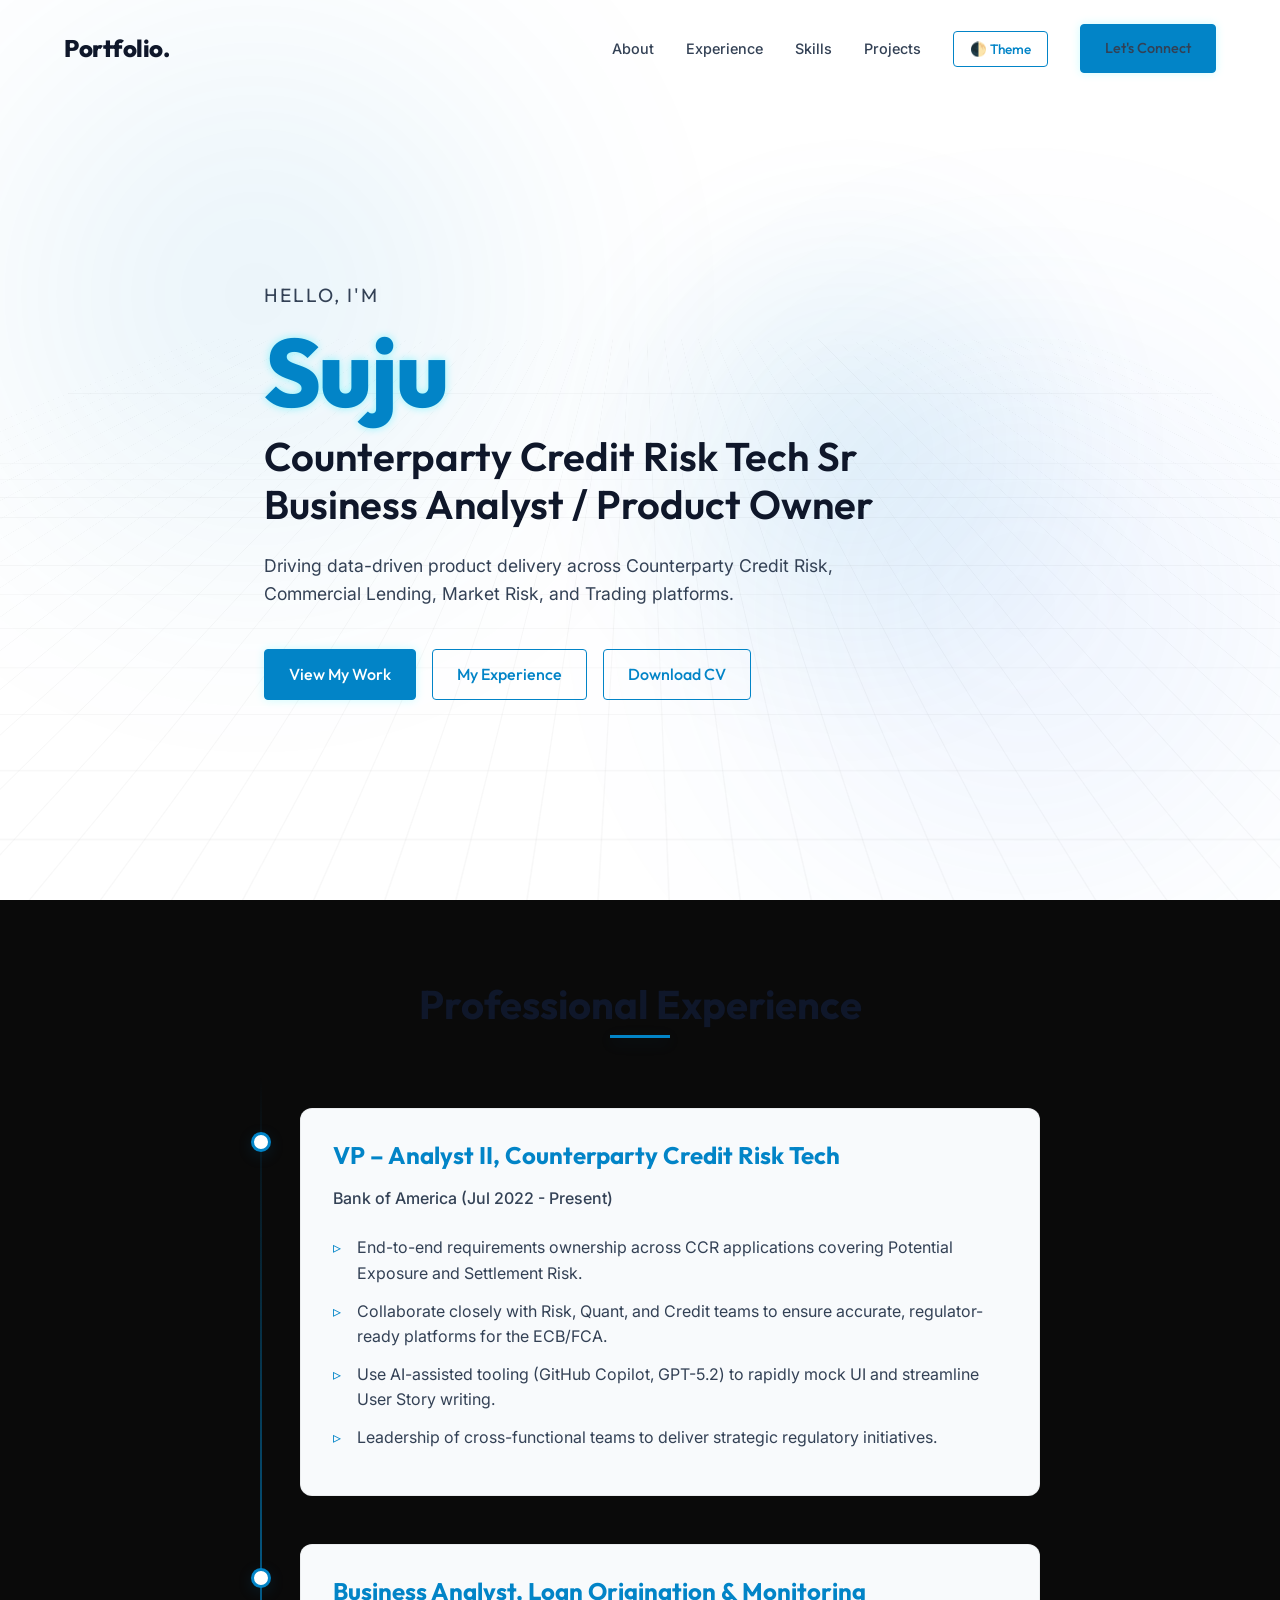
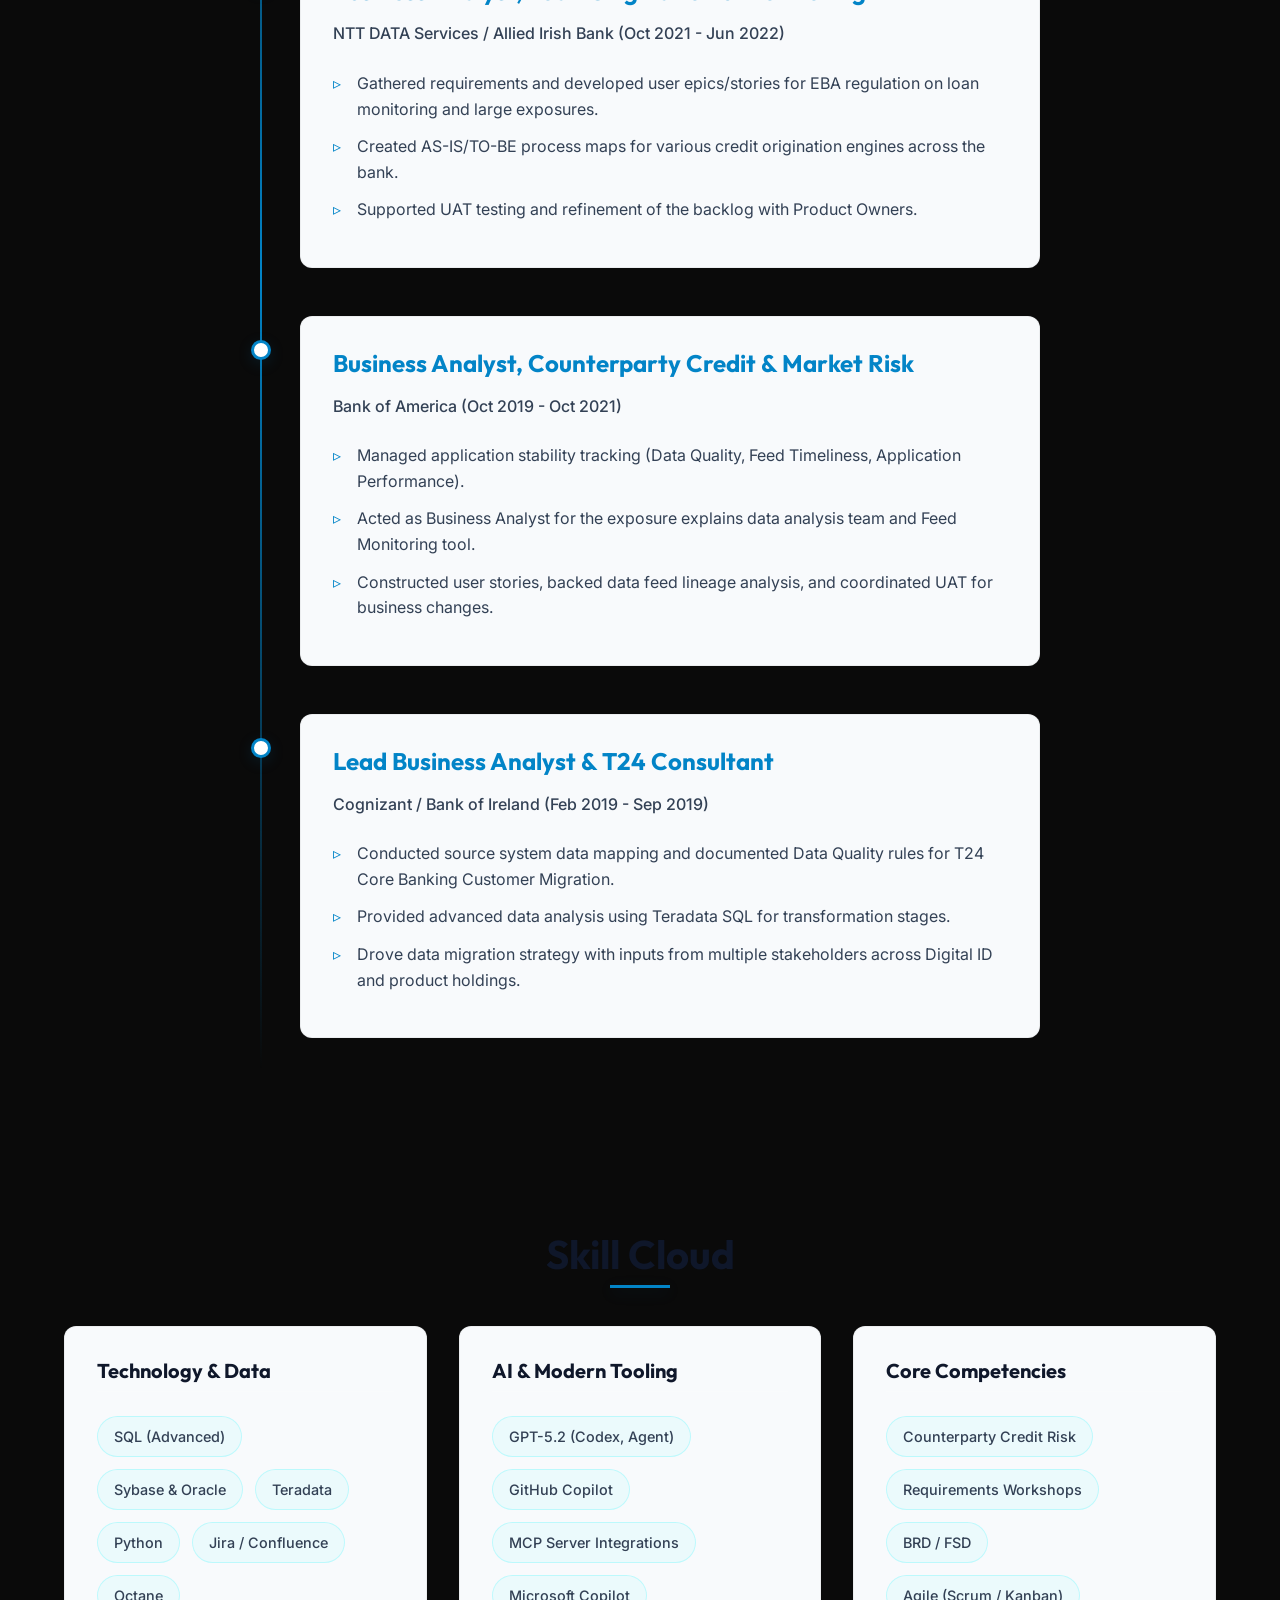
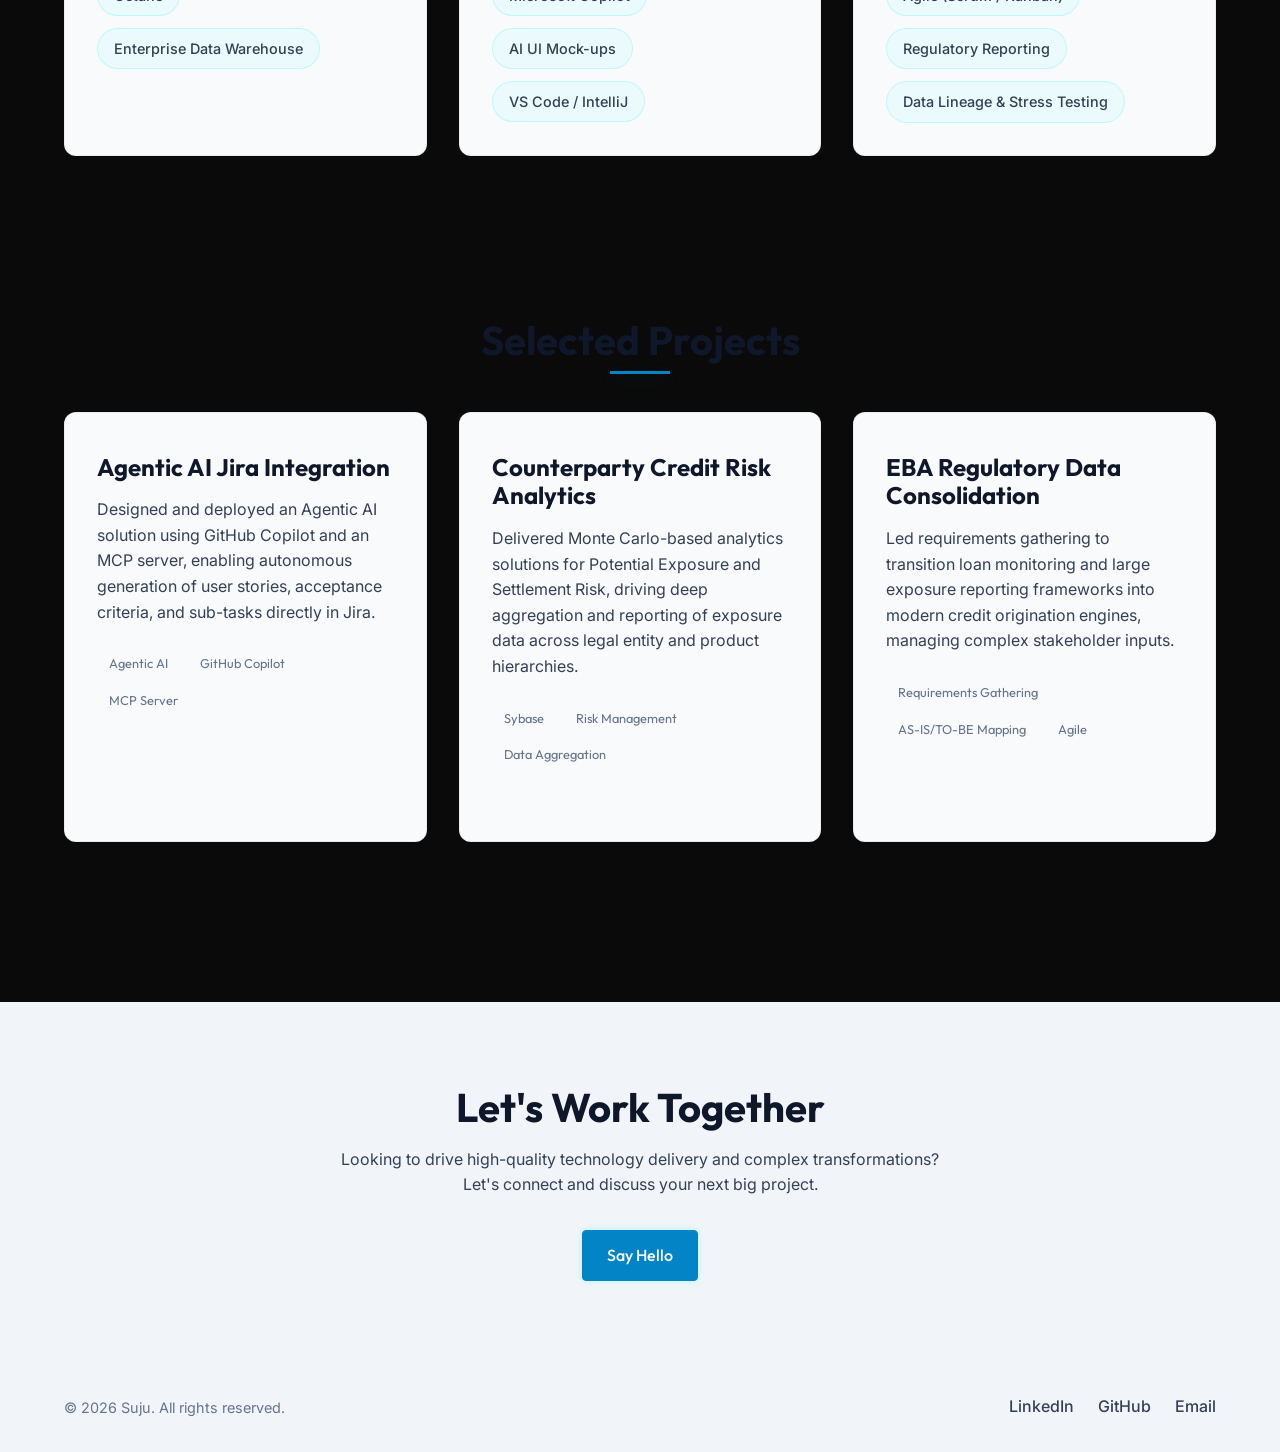
<file: index.html>
<!DOCTYPE html>
<html lang="en">

<head>
    <meta charset="UTF-8">
    <meta name="viewport" content="width=device-width, initial-scale=1.0">
    <meta name="description"
        content="Professional Portfolio showcasing Business Analysis, Delivery Leadership, and Technology Skills.">
    <title>Professional Portfolio</title>

    <!-- Google Fonts -->
    <link rel="preconnect" href="https://fonts.googleapis.com">
    <link rel="preconnect" href="https://fonts.gstatic.com" crossorigin>
    <link
        href="https://fonts.googleapis.com/css2?family=Inter:wght@300;400;500;600;700&family=Outfit:wght@400;500;700;800&display=swap"
        rel="stylesheet">

    <!-- Custom CSS -->
    <link rel="stylesheet" href="style.css">
</head>

<body>
    <!-- Animated CSS Background Graphic -->
    <div class="bg-wrapper" aria-hidden="true">
        <div class="bg-grid"></div>
        <div class="bg-liquid-glow glow-1"></div>
        <div class="bg-liquid-glow glow-2"></div>
    </div>

    <!-- Navigation -->
    <nav class="navbar" id="navbar">
        <div class="container nav-content">
            <a href="#" class="logo">Portfolio.</a>
            <ul class="nav-links">
                <li><a href="#about">About</a></li>
                <li><a href="#experience">Experience</a></li>
                <li><a href="#skills">Skills</a></li>
                <li><a href="#projects">Projects</a></li>
                <li><button id="theme-toggle" class="btn btn-outline" aria-label="Toggle Theme">🌓 Theme</button></li>
                <li><a href="#contact" class="btn btn-primary">Let's Connect</a></li>
            </ul>
            <div class="hamburger">
                <span class="bar"></span>
                <span class="bar"></span>
                <span class="bar"></span>
            </div>
        </div>
    </nav>

    <!-- Main Content -->
    <main>
        <!-- Hero Section -->
        <section id="about" class="hero">
            <div class="container hero-content">
                <p class="hero-greeting">Hello, I'm</p>
                <h1 class="hero-name text-accent">Suju</h1>
                <h2 class="hero-role">Counterparty Credit Risk Tech Sr Business Analyst / Product Owner</h2>
                <p class="hero-proposition">
                    Driving data-driven product delivery across Counterparty Credit Risk, Commercial Lending, Market Risk, and Trading platforms.
                </p>
                <div class="hero-actions">
                    <a href="#projects" class="btn btn-primary">View My Work</a>
                    <a href="#experience" class="btn btn-outline">My Experience</a>
                    <a href="resume.html" class="btn btn-outline" target="_blank" rel="noopener noreferrer">Download CV</a>
                </div>
            </div>

            <!-- Abstract background shape -->
            <div class="hero-bg-glow"></div>
        </section>

        <!-- Experience Section -->
        <section id="experience" class="section-padding">
            <div class="container">
                <h2 class="section-title">Professional Experience</h2>

                <div class="timeline">
                    <!-- Timeline Item 1 -->
                    <div class="timeline-item">
                        <div class="timeline-dot"></div>
                        <div class="timeline-content card">
                            <h3 class="timeline-title">VP – Analyst II, Counterparty Credit Risk Tech</h3>
                            <p class="timeline-subtitle">Bank of America (Jul 2022 - Present)</p>
                            <ul class="timeline-list">
                                <li>End-to-end requirements ownership across CCR applications covering Potential Exposure and Settlement Risk.</li>
                                <li>Collaborate closely with Risk, Quant, and Credit teams to ensure accurate, regulator-ready platforms for the ECB/FCA.</li>
                                <li>Use AI-assisted tooling (GitHub Copilot, GPT-5.2) to rapidly mock UI and streamline User Story writing.</li>
                                <li>Leadership of cross-functional teams to deliver strategic regulatory initiatives.</li>
                            </ul>
                        </div>
                    </div>

                    <!-- Timeline Item 2 -->
                    <div class="timeline-item">
                        <div class="timeline-dot"></div>
                        <div class="timeline-content card">
                            <h3 class="timeline-title">Business Analyst, Loan Origination & Monitoring</h3>
                            <p class="timeline-subtitle">NTT DATA Services / Allied Irish Bank (Oct 2021 - Jun 2022)</p>
                            <ul class="timeline-list">
                                <li>Gathered requirements and developed user epics/stories for EBA regulation on loan monitoring and large exposures.</li>
                                <li>Created AS-IS/TO-BE process maps for various credit origination engines across the bank.</li>
                                <li>Supported UAT testing and refinement of the backlog with Product Owners.</li>
                            </ul>
                        </div>
                    </div>

                    <!-- Timeline Item 3 -->
                    <div class="timeline-item">
                        <div class="timeline-dot"></div>
                        <div class="timeline-content card">
                            <h3 class="timeline-title">Business Analyst, Counterparty Credit & Market Risk</h3>
                            <p class="timeline-subtitle">Bank of America (Oct 2019 - Oct 2021)</p>
                            <ul class="timeline-list">
                                <li>Managed application stability tracking (Data Quality, Feed Timeliness, Application Performance).</li>
                                <li>Acted as Business Analyst for the exposure explains data analysis team and Feed Monitoring tool.</li>
                                <li>Constructed user stories, backed data feed lineage analysis, and coordinated UAT for business changes.</li>
                            </ul>
                        </div>
                    </div>

                    <!-- Timeline Item 4 -->
                    <div class="timeline-item">
                        <div class="timeline-dot"></div>
                        <div class="timeline-content card">
                            <h3 class="timeline-title">Lead Business Analyst & T24 Consultant</h3>
                            <p class="timeline-subtitle">Cognizant / Bank of Ireland (Feb 2019 - Sep 2019)</p>
                            <ul class="timeline-list">
                                <li>Conducted source system data mapping and documented Data Quality rules for T24 Core Banking Customer Migration.</li>
                                <li>Provided advanced data analysis using Teradata SQL for transformation stages.</li>
                                <li>Drove data migration strategy with inputs from multiple stakeholders across Digital ID and product holdings.</li>
                            </ul>
                        </div>
                    </div>
                </div>
            </div>
        </section>

        <!-- Skills Section -->
        <section id="skills" class="section-padding">
            <div class="container">
                <h2 class="section-title">Skill Cloud</h2>

                <div class="skills-grid">
                    <!-- Category 1 -->
                    <div class="skill-category card">
                        <h3 class="skill-category-title">Technology & Data</h3>
                        <div class="skill-tags">
                            <span class="skill-tag">SQL (Advanced)</span>
                            <span class="skill-tag">Sybase & Oracle</span>
                            <span class="skill-tag">Teradata</span>
                            <span class="skill-tag">Python</span>
                            <span class="skill-tag">Jira / Confluence</span>
                            <span class="skill-tag">Octane</span>
                            <span class="skill-tag">Enterprise Data Warehouse</span>
                        </div>
                    </div>

                    <!-- Category 2 -->
                    <div class="skill-category card">
                        <h3 class="skill-category-title">AI & Modern Tooling</h3>
                        <div class="skill-tags">
                            <span class="skill-tag">GPT-5.2 (Codex, Agent)</span>
                            <span class="skill-tag">GitHub Copilot</span>
                            <span class="skill-tag">MCP Server Integrations</span>
                            <span class="skill-tag">Microsoft Copilot</span>
                            <span class="skill-tag">AI UI Mock-ups</span>
                            <span class="skill-tag">VS Code / IntelliJ</span>
                        </div>
                    </div>

                    <!-- Category 3 -->
                    <div class="skill-category card">
                        <h3 class="skill-category-title">Core Competencies</h3>
                        <div class="skill-tags">
                            <span class="skill-tag">Counterparty Credit Risk</span>
                            <span class="skill-tag">Requirements Workshops</span>
                            <span class="skill-tag">BRD / FSD</span>
                            <span class="skill-tag">Agile (Scrum / Kanban)</span>
                            <span class="skill-tag">Regulatory Reporting</span>
                            <span class="skill-tag">Data Lineage & Stress Testing</span>
                        </div>
                    </div>
                </div>
            </div>
        </section>

        <!-- Projects Section -->
        <section id="projects" class="section-padding">
            <div class="container">
                <h2 class="section-title">Selected Projects</h2>

                <div class="projects-grid">
                    <!-- Project 1 -->
                    <div class="project-card card">
                        <div class="project-content">
                            <h3 class="project-title">Agentic AI Jira Integration</h3>
                            <p class="project-desc">Designed and deployed an Agentic AI solution using GitHub Copilot and an MCP server, enabling autonomous generation of user stories, acceptance criteria, and sub-tasks directly in Jira.</p>
                            <div class="project-tech">
                                <span>Agentic AI</span>
                                <span>GitHub Copilot</span>
                                <span>MCP Server</span>
                            </div>

                        </div>
                    </div>

                    <!-- Project 2 -->
                    <div class="project-card card">
                        <div class="project-content">
                            <h3 class="project-title">Counterparty Credit Risk Analytics</h3>
                            <p class="project-desc">Delivered Monte Carlo-based analytics solutions for Potential Exposure and Settlement Risk, driving deep aggregation and reporting of exposure data across legal entity and product hierarchies.</p>
                            <div class="project-tech">
                                <span>Sybase</span>
                                <span>Risk Management</span>
                                <span>Data Aggregation</span>
                            </div>

                        </div>
                    </div>

                    <!-- Project 3 -->
                    <div class="project-card card">
                        <div class="project-content">
                            <h3 class="project-title">EBA Regulatory Data Consolidation</h3>
                            <p class="project-desc">Led requirements gathering to transition loan monitoring and large exposure reporting frameworks into modern credit origination engines, managing complex stakeholder inputs.</p>
                            <div class="project-tech">
                                <span>Requirements Gathering</span>
                                <span>AS-IS/TO-BE Mapping</span>
                                <span>Agile</span>
                            </div>

                        </div>
                    </div>
                </div>
            </div>
        </section>

        <!-- Footer / Contact Section -->
        <footer id="contact" class="footer">
            <div class="container footer-content">
                <div class="footer-cta">
                    <h2 class="footer-title">Let's Work Together</h2>
                    <p class="footer-desc">Looking to drive high-quality technology delivery and complex
                        transformations? Let's connect and discuss your next big project.</p>
                    <a href="mailto:sujunair@gmail.com" class="btn btn-primary" aria-label="Send Email">Say Hello</a>
                </div>

                <div class="footer-bottom">
                    <p class="copyright">&copy; 2026 Suju. All rights reserved.</p>
                    <div class="social-links">
                        <a href="https://www.linkedin.com/in/suju-n-2b412b17" target="_blank" rel="noopener noreferrer"
                            aria-label="LinkedIn">LinkedIn</a>
                        <a href="https://github.com" target="_blank" rel="noopener noreferrer"
                            aria-label="GitHub">GitHub</a>
                        <a href="mailto:sujunair@gmail.com" aria-label="Email">Email</a>
                    </div>
                </div>
            </div>
        </footer>
    </main>

    <!-- Custom JS -->
    <script src="script.js"></script>
</body>

</html>
</file>
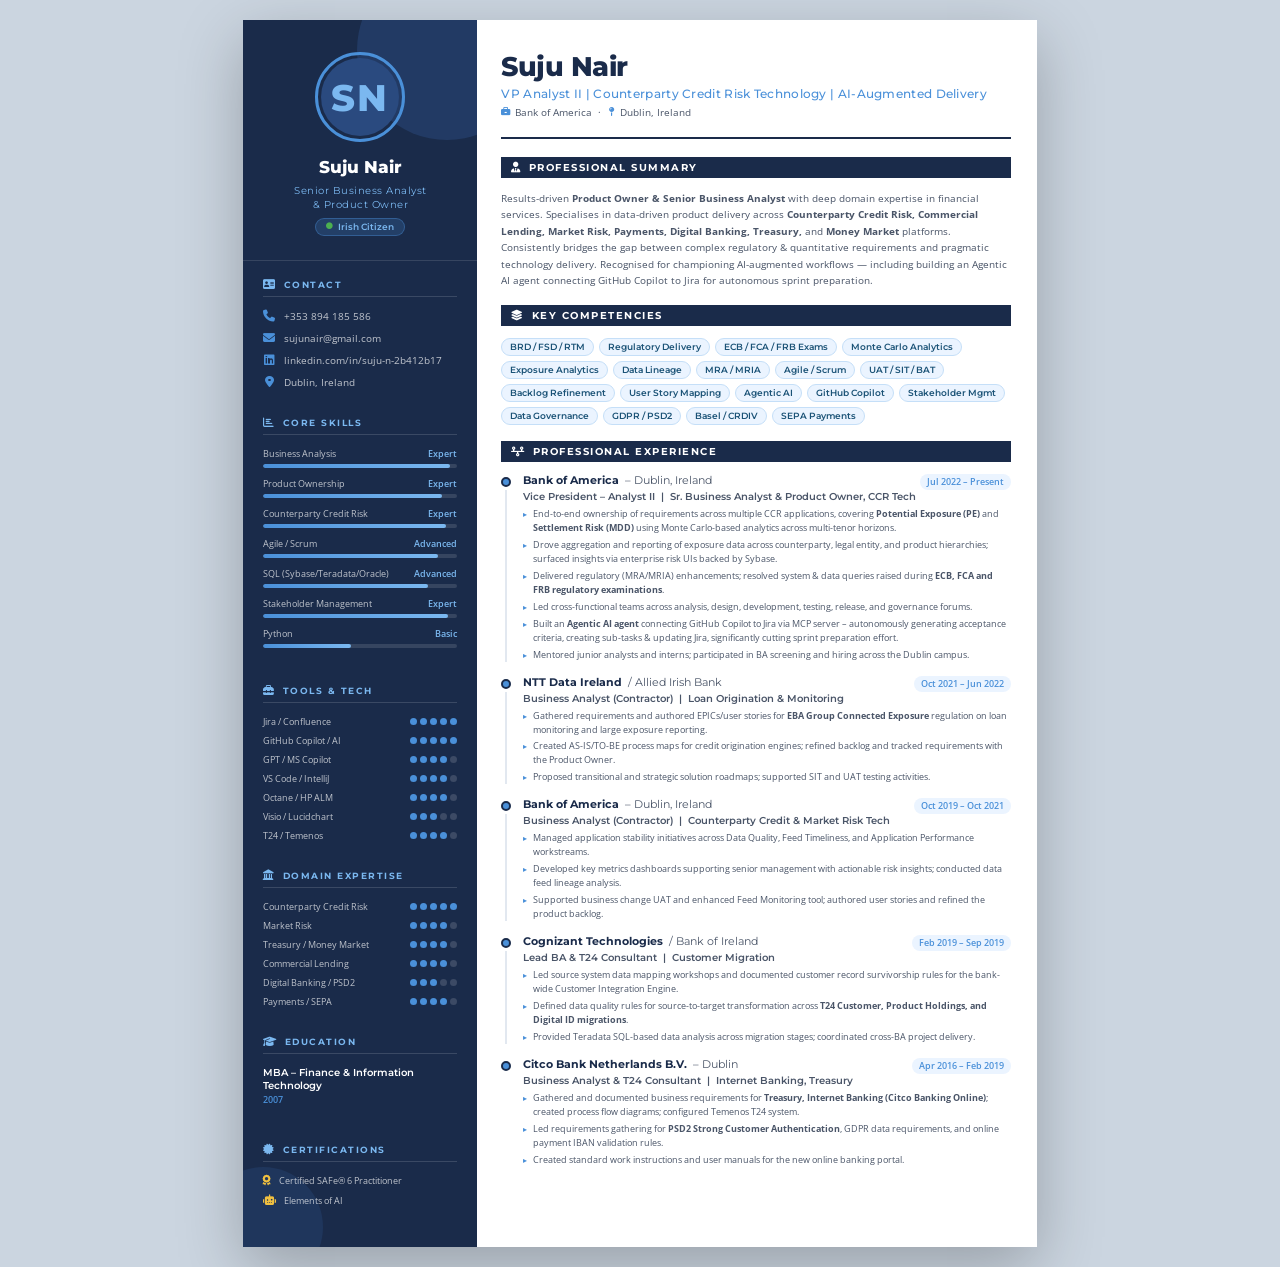
<file: resume.html>
<!DOCTYPE html>
<html lang="en">

<head>
    <meta charset="UTF-8" />
    <meta name="viewport" content="width=device-width, initial-scale=1.0" />
    <title>Suju Nair – CV | Senior Business Analyst & Product Owner</title>
    <meta name="description"
        content="Professional CV of Suju Nair – VP Analyst at Bank of America, specialising in Counterparty Credit Risk Technology and AI-augmented delivery." />
    <link rel="preconnect" href="https://fonts.googleapis.com" />
    <link rel="preconnect" href="https://fonts.gstatic.com" crossorigin />
    <link
        href="https://fonts.googleapis.com/css2?family=Montserrat:wght@300;400;500;600;700;800&family=Open+Sans:wght@300;400;500;600&display=swap"
        rel="stylesheet" />
    <link rel="stylesheet" href="https://cdnjs.cloudflare.com/ajax/libs/font-awesome/6.5.1/css/all.min.css" />

    <style>
        /* ── Reset & Base ── */
        *,
        *::before,
        *::after {
            box-sizing: border-box;
            margin: 0;
            padding: 0;
        }

        :root {
            --sidebar-bg: #1A2B4A;
            --sidebar-accent: #2A4A7F;
            --accent: #4A90D9;
            --accent-light: #7BB8F0;
            --gold: #F0C040;
            --text-light: #FFFFFF;
            --text-muted: rgba(255, 255, 255, 0.72);
            --main-bg: #FFFFFF;
            --main-text: #1E2535;
            --sub-text: #4A5568;
            --border: #E2E8F0;
            --tag-bg: #EBF4FF;
            --tag-text: #1A5276;
        }

        html {
            font-size: 10pt;
        }

        body {
            font-family: 'Open Sans', sans-serif;
            background: #CBD5E0;
            display: flex;
            justify-content: center;
            align-items: flex-start;
            min-height: 100vh;
            padding: 20px;
        }

        /* ── Page wrapper ── */
        .page {
            width: 210mm;
            max-width: 100%;
            background: var(--main-bg);
            display: grid;
            grid-template-columns: 62mm 1fr;
            box-shadow: 0 20px 60px rgba(0, 0, 0, 0.25);
            position: relative;
        }

        /* ═══════════════════════════
       SIDEBAR
    ═══════════════════════════ */
        .sidebar {
            background: var(--sidebar-bg);
            color: var(--text-light);
            padding: 0 0 30px 0;
            display: flex;
            flex-direction: column;
            gap: 0;
            position: relative;
            overflow: hidden;
        }

        /* decorative circles */
        .sidebar::before {
            content: '';
            position: absolute;
            top: -60px;
            right: -60px;
            width: 180px;
            height: 180px;
            border-radius: 50%;
            background: var(--sidebar-accent);
            opacity: 0.5;
        }

        .sidebar::after {
            content: '';
            position: absolute;
            bottom: -40px;
            left: -40px;
            width: 120px;
            height: 120px;
            border-radius: 50%;
            background: var(--sidebar-accent);
            opacity: 0.35;
        }

        /* Profile block */
        .profile-block {
            display: flex;
            flex-direction: column;
            align-items: center;
            padding: 32px 20px 24px;
            text-align: center;
            border-bottom: 1px solid rgba(255, 255, 255, 0.12);
            position: relative;
            z-index: 2;
        }

        .avatar-ring {
            width: 90px;
            height: 90px;
            border-radius: 50%;
            border: 3px solid var(--accent);
            padding: 3px;
            margin-bottom: 14px;
        }

        .avatar-ring .avatar-inner {
            width: 100%;
            height: 100%;
            border-radius: 50%;
            background: var(--sidebar-accent);
            display: flex;
            align-items: center;
            justify-content: center;
            font-family: 'Montserrat', sans-serif;
            font-weight: 800;
            font-size: 28pt;
            color: var(--accent-light);
            letter-spacing: 2px;
        }

        .profile-name {
            font-family: 'Montserrat', sans-serif;
            font-weight: 800;
            font-size: 13pt;
            line-height: 1.25;
            color: #fff;
            margin-bottom: 6px;
        }

        .profile-title {
            font-family: 'Montserrat', sans-serif;
            font-weight: 400;
            font-size: 7.5pt;
            color: var(--accent-light);
            letter-spacing: 0.5px;
            line-height: 1.4;
        }

        /* Sidebar sections */
        .sidebar-section {
            padding: 18px 20px 10px;
            position: relative;
            z-index: 2;
        }

        .sidebar-section-title {
            font-family: 'Montserrat', sans-serif;
            font-weight: 700;
            font-size: 7pt;
            letter-spacing: 1.5px;
            text-transform: uppercase;
            color: var(--accent-light);
            display: flex;
            align-items: center;
            gap: 7px;
            margin-bottom: 12px;
            padding-bottom: 6px;
            border-bottom: 1px solid rgba(255, 255, 255, 0.14);
        }

        .sidebar-section-title i {
            font-size: 8pt;
        }

        /* Contact */
        .contact-list {
            list-style: none;
            display: flex;
            flex-direction: column;
            gap: 8px;
        }

        .contact-list li {
            display: flex;
            align-items: flex-start;
            gap: 9px;
            font-size: 7.5pt;
            color: var(--text-muted);
            line-height: 1.4;
        }

        .contact-list li i {
            color: var(--accent);
            font-size: 9pt;
            margin-top: 1px;
            flex-shrink: 0;
            width: 12px;
            text-align: center;
        }

        .contact-list a {
            color: inherit;
            text-decoration: none;
        }

        /* Status badge */
        .status-badge {
            display: inline-flex;
            align-items: center;
            gap: 5px;
            background: rgba(74, 144, 217, 0.2);
            border: 1px solid rgba(74, 144, 217, 0.4);
            border-radius: 20px;
            padding: 3px 10px;
            font-size: 6.5pt;
            color: var(--accent-light);
            font-family: 'Montserrat', sans-serif;
            font-weight: 600;
            margin-top: 6px;
        }

        /* Skills bars */
        .skill-item {
            margin-bottom: 9px;
        }

        .skill-label {
            display: flex;
            justify-content: space-between;
            font-size: 7pt;
            color: var(--text-muted);
            margin-bottom: 4px;
        }

        .skill-label span:last-child {
            color: var(--accent-light);
            font-weight: 600;
        }

        .skill-bar {
            height: 4px;
            background: rgba(255, 255, 255, 0.12);
            border-radius: 10px;
            overflow: hidden;
        }

        .skill-fill {
            height: 100%;
            border-radius: 10px;
            background: linear-gradient(90deg, var(--accent), var(--accent-light));
        }

        /* Dot skills */
        .dot-skill-list {
            display: flex;
            flex-direction: column;
            gap: 6px;
        }

        .dot-skill {
            display: flex;
            justify-content: space-between;
            align-items: center;
            font-size: 7pt;
            color: var(--text-muted);
        }

        .dots {
            display: flex;
            gap: 3px;
        }

        .dot {
            width: 7px;
            height: 7px;
            border-radius: 50%;
            background: rgba(255, 255, 255, 0.15);
        }

        .dot.filled {
            background: var(--accent);
        }

        /* Cert tags */
        .cert-list {
            display: flex;
            flex-direction: column;
            gap: 7px;
        }

        .cert-item {
            display: flex;
            align-items: flex-start;
            gap: 8px;
            font-size: 7pt;
            color: var(--text-muted);
            line-height: 1.4;
        }

        .cert-item i {
            color: var(--gold);
            font-size: 8pt;
            flex-shrink: 0;
            margin-top: 1px;
        }

        /* Education sidebar */
        .edu-item {
            margin-bottom: 10px;
        }

        .edu-degree {
            font-family: 'Montserrat', sans-serif;
            font-weight: 600;
            font-size: 7.5pt;
            color: #fff;
            line-height: 1.3;
        }

        .edu-year {
            font-size: 6.5pt;
            color: var(--accent);
            font-weight: 600;
            margin-top: 2px;
        }

        /* ═══════════════════════════
       MAIN CONTENT
    ═══════════════════════════ */
        .main {
            padding: 32px 26px 30px 24px;
            display: flex;
            flex-direction: column;
            gap: 0;
        }

        /* Main header */
        .main-header {
            padding-bottom: 18px;
            border-bottom: 2px solid var(--sidebar-bg);
            margin-bottom: 18px;
        }

        .main-header h1 {
            font-family: 'Montserrat', sans-serif;
            font-weight: 800;
            font-size: 20pt;
            color: var(--sidebar-bg);
            letter-spacing: -0.5px;
            line-height: 1.15;
        }

        .main-header .title-line {
            font-family: 'Montserrat', sans-serif;
            font-weight: 500;
            font-size: 9pt;
            color: var(--accent);
            letter-spacing: 0.3px;
            margin-top: 3px;
        }

        .main-header .location-line {
            font-size: 7.5pt;
            color: var(--sub-text);
            margin-top: 4px;
            display: flex;
            align-items: center;
            gap: 5px;
        }

        /* Section headings */
        .section {
            margin-bottom: 16px;
        }

        .section-title {
            font-family: 'Montserrat', sans-serif;
            font-weight: 700;
            font-size: 7.5pt;
            letter-spacing: 1.5px;
            text-transform: uppercase;
            color: #fff;
            background: var(--sidebar-bg);
            padding: 4px 10px;
            display: flex;
            align-items: center;
            gap: 7px;
            margin-bottom: 12px;
        }

        .section-title i {
            font-size: 8pt;
        }

        /* Summary */
        .summary-text {
            font-size: 7.5pt;
            color: var(--sub-text);
            line-height: 1.65;
        }

        /* Experience timeline */
        .timeline {
            display: flex;
            flex-direction: column;
            gap: 0;
        }

        .tl-item {
            display: grid;
            grid-template-columns: 10px 1fr;
            gap: 0 12px;
            position: relative;
            padding-bottom: 14px;
        }

        .tl-item:last-child {
            padding-bottom: 0;
        }

        /* timeline line */
        .tl-line {
            display: flex;
            flex-direction: column;
            align-items: center;
        }

        .tl-dot {
            width: 10px;
            height: 10px;
            border-radius: 50%;
            background: var(--accent);
            border: 2px solid var(--sidebar-bg);
            flex-shrink: 0;
            margin-top: 3px;
        }

        .tl-connector {
            flex: 1;
            width: 2px;
            background: var(--border);
            margin-top: 3px;
        }

        .tl-item:last-child .tl-connector {
            display: none;
        }

        .tl-body {
            padding-top: 0;
        }

        .tl-header {
            display: flex;
            justify-content: space-between;
            align-items: flex-start;
            flex-wrap: wrap;
            gap: 2px;
        }

        .tl-company {
            font-family: 'Montserrat', sans-serif;
            font-weight: 700;
            font-size: 8pt;
            color: var(--sidebar-bg);
        }

        .tl-date {
            font-size: 6.5pt;
            font-weight: 600;
            color: var(--accent);
            background: var(--tag-bg);
            padding: 2px 7px;
            border-radius: 10px;
            white-space: nowrap;
        }

        .tl-role {
            font-family: 'Montserrat', sans-serif;
            font-weight: 600;
            font-size: 7.2pt;
            color: var(--sub-text);
            margin-top: 1px;
            margin-bottom: 5px;
        }

        .tl-bullets {
            list-style: none;
            display: flex;
            flex-direction: column;
            gap: 3px;
        }

        .tl-bullets li {
            font-size: 7pt;
            color: var(--sub-text);
            line-height: 1.5;
            padding-left: 10px;
            position: relative;
        }

        .tl-bullets li::before {
            content: '▸';
            position: absolute;
            left: 0;
            color: var(--accent);
            font-size: 6pt;
            top: 1px;
        }

        /* Skill Tags */
        .tag-cloud {
            display: flex;
            flex-wrap: wrap;
            gap: 5px;
        }

        .tag {
            background: var(--tag-bg);
            color: var(--tag-text);
            font-size: 6.5pt;
            font-weight: 600;
            padding: 3px 8px;
            border-radius: 12px;
            font-family: 'Montserrat', sans-serif;
            border: 1px solid #C5DFF8;
        }

        /* ═══════════════════════════
       MOBILE  (≤ 700px)
    ═══════════════════════════ */
        @media (max-width: 700px) {
            body {
                padding: 0;
                background: var(--sidebar-bg);
                align-items: stretch;
            }

            .page {
                width: 100%;
                grid-template-columns: 1fr;
                /* stack sidebar above main */
                box-shadow: none;
            }

            .sidebar {
                padding-bottom: 20px;
            }

            .sidebar::before {
                width: 120px;
                height: 120px;
                top: -30px;
                right: -30px;
            }

            .sidebar::after {
                width: 80px;
                height: 80px;
            }

            .profile-block {
                padding: 28px 20px 20px;
            }

            .avatar-ring {
                width: 80px;
                height: 80px;
            }

            .avatar-ring .avatar-inner {
                font-size: 22pt;
            }

            .profile-name {
                font-size: 16pt;
            }

            .profile-title {
                font-size: 9.5pt;
            }

            .status-badge {
                font-size: 8.5pt;
            }

            .sidebar-section {
                padding: 14px 20px 8px;
            }

            .sidebar-section-title {
                font-size: 8.5pt;
            }

            .contact-list li {
                font-size: 10pt;
            }

            .contact-list li i {
                font-size: 11pt;
            }

            .skill-label {
                font-size: 9pt;
            }

            .dot-skill {
                font-size: 9pt;
            }

            .dot {
                width: 10px;
                height: 10px;
            }

            .cert-item {
                font-size: 9pt;
            }

            .edu-degree {
                font-size: 10pt;
            }

            .edu-year {
                font-size: 9pt;
            }

            .main {
                padding: 22px 16px 28px;
                background: #fff;
            }

            .main-header h1 {
                font-size: 18pt;
            }

            .main-header .title-line {
                font-size: 9.5pt;
            }

            .main-header .location-line {
                font-size: 9pt;
            }

            .section-title {
                font-size: 9pt;
            }

            .summary-text {
                font-size: 9.5pt;
            }

            .tag {
                font-size: 8.5pt;
                padding: 4px 10px;
            }

            .tl-item {
                grid-template-columns: 14px 1fr;
                gap: 0 14px;
                padding-bottom: 18px;
            }

            .tl-dot {
                width: 14px;
                height: 14px;
            }

            .tl-company {
                font-size: 10pt;
            }

            .tl-role {
                font-size: 9pt;
            }

            .tl-date {
                font-size: 8.5pt;
            }

            .tl-bullets li {
                font-size: 9pt;
            }
        }

        /* ── Tablet  (701–900 px) ── */
        @media (min-width: 701px) and (max-width: 900px) {
            body {
                padding: 10px;
            }

            .page {
                width: 100%;
                grid-template-columns: 150px 1fr;
            }

            .profile-name {
                font-size: 11pt;
            }

            .profile-title {
                font-size: 7pt;
            }

            .avatar-ring {
                width: 76px;
                height: 76px;
            }

            .avatar-ring .avatar-inner {
                font-size: 22pt;
            }

            .sidebar-section {
                padding: 14px 14px 8px;
            }

            .contact-list li {
                font-size: 7pt;
            }

            .skill-label {
                font-size: 6.5pt;
            }

            .dot-skill {
                font-size: 6.5pt;
            }

            .main {
                padding: 24px 18px 24px 16px;
            }

            .main-header h1 {
                font-size: 17pt;
            }

            .main-header .title-line {
                font-size: 8pt;
            }

            .summary-text {
                font-size: 7pt;
            }

            .tl-bullets li {
                font-size: 6.5pt;
            }
        }

        /* ── Print (A4 two-column) ── */
        @media print {
            body {
                background: none;
                padding: 0;
                margin: 0;
            }

            .page {
                width: 210mm;
                box-shadow: none;
                page-break-after: avoid;
            }

            @page {
                size: A4;
                margin: 0;
            }
        }
    </style>
</head>

<body>
    <div class="page">

        <!-- ════════════════ SIDEBAR ════════════════ -->
        <aside class="sidebar">

            <!-- Profile -->
            <div class="profile-block">
                <div class="avatar-ring">
                    <div class="avatar-inner">SN</div>
                </div>
                <div class="profile-name">Suju Nair</div>
                <div class="profile-title">Senior Business Analyst<br />& Product Owner</div>
                <div class="status-badge"><i class="fa-solid fa-circle" style="font-size:5pt;color:#4CAF50;"></i> Irish
                    Citizen</div>
            </div>

            <!-- Contact -->
            <div class="sidebar-section">
                <div class="sidebar-section-title"><i class="fa-solid fa-address-card"></i> Contact</div>
                <ul class="contact-list">
                    <li><i class="fa-solid fa-phone"></i> +353 894 185 586</li>
                    <li><i class="fa-solid fa-envelope"></i> sujunair@gmail.com</li>
                    <li><i class="fa-brands fa-linkedin"></i>
                        <a href="https://www.linkedin.com/in/suju-n-2b412b17"
                            target="_blank">linkedin.com/in/suju-n-2b412b17</a>
                    </li>
                    <li><i class="fa-solid fa-location-dot"></i> Dublin, Ireland</li>
                </ul>
            </div>

            <!-- Core Skills -->
            <div class="sidebar-section">
                <div class="sidebar-section-title"><i class="fa-solid fa-chart-bar"></i> Core Skills</div>
                <div class="skill-item">
                    <div class="skill-label"><span>Business Analysis</span><span>Expert</span></div>
                    <div class="skill-bar">
                        <div class="skill-fill" style="width:96%"></div>
                    </div>
                </div>
                <div class="skill-item">
                    <div class="skill-label"><span>Product Ownership</span><span>Expert</span></div>
                    <div class="skill-bar">
                        <div class="skill-fill" style="width:92%"></div>
                    </div>
                </div>
                <div class="skill-item">
                    <div class="skill-label"><span>Counterparty Credit Risk</span><span>Expert</span></div>
                    <div class="skill-bar">
                        <div class="skill-fill" style="width:94%"></div>
                    </div>
                </div>
                <div class="skill-item">
                    <div class="skill-label"><span>Agile / Scrum</span><span>Advanced</span></div>
                    <div class="skill-bar">
                        <div class="skill-fill" style="width:90%"></div>
                    </div>
                </div>
                <div class="skill-item">
                    <div class="skill-label"><span>SQL (Sybase/Teradata/Oracle)</span><span>Advanced</span></div>
                    <div class="skill-bar">
                        <div class="skill-fill" style="width:85%"></div>
                    </div>
                </div>
                <div class="skill-item">
                    <div class="skill-label"><span>Stakeholder Management</span><span>Expert</span></div>
                    <div class="skill-bar">
                        <div class="skill-fill" style="width:95%"></div>
                    </div>
                </div>
                <div class="skill-item">
                    <div class="skill-label"><span>Python</span><span>Basic</span></div>
                    <div class="skill-bar">
                        <div class="skill-fill" style="width:45%"></div>
                    </div>
                </div>
            </div>

            <!-- Tools -->
            <div class="sidebar-section">
                <div class="sidebar-section-title"><i class="fa-solid fa-toolbox"></i> Tools & Tech</div>
                <div class="dot-skill-list">
                    <div class="dot-skill"><span>Jira / Confluence</span>
                        <div class="dots">
                            <div class="dot filled"></div>
                            <div class="dot filled"></div>
                            <div class="dot filled"></div>
                            <div class="dot filled"></div>
                            <div class="dot filled"></div>
                        </div>
                    </div>
                    <div class="dot-skill"><span>GitHub Copilot / AI</span>
                        <div class="dots">
                            <div class="dot filled"></div>
                            <div class="dot filled"></div>
                            <div class="dot filled"></div>
                            <div class="dot filled"></div>
                            <div class="dot filled"></div>
                        </div>
                    </div>
                    <div class="dot-skill"><span>GPT / MS Copilot</span>
                        <div class="dots">
                            <div class="dot filled"></div>
                            <div class="dot filled"></div>
                            <div class="dot filled"></div>
                            <div class="dot filled"></div>
                            <div class="dot"></div>
                        </div>
                    </div>
                    <div class="dot-skill"><span>VS Code / IntelliJ</span>
                        <div class="dots">
                            <div class="dot filled"></div>
                            <div class="dot filled"></div>
                            <div class="dot filled"></div>
                            <div class="dot filled"></div>
                            <div class="dot"></div>
                        </div>
                    </div>
                    <div class="dot-skill"><span>Octane / HP ALM</span>
                        <div class="dots">
                            <div class="dot filled"></div>
                            <div class="dot filled"></div>
                            <div class="dot filled"></div>
                            <div class="dot filled"></div>
                            <div class="dot"></div>
                        </div>
                    </div>
                    <div class="dot-skill"><span>Visio / Lucidchart</span>
                        <div class="dots">
                            <div class="dot filled"></div>
                            <div class="dot filled"></div>
                            <div class="dot filled"></div>
                            <div class="dot"></div>
                            <div class="dot"></div>
                        </div>
                    </div>
                    <div class="dot-skill"><span>T24 / Temenos</span>
                        <div class="dots">
                            <div class="dot filled"></div>
                            <div class="dot filled"></div>
                            <div class="dot filled"></div>
                            <div class="dot filled"></div>
                            <div class="dot"></div>
                        </div>
                    </div>
                </div>
            </div>

            <!-- Domain Expertise -->
            <div class="sidebar-section">
                <div class="sidebar-section-title"><i class="fa-solid fa-landmark"></i> Domain Expertise</div>
                <div class="dot-skill-list">
                    <div class="dot-skill"><span>Counterparty Credit Risk</span>
                        <div class="dots">
                            <div class="dot filled"></div>
                            <div class="dot filled"></div>
                            <div class="dot filled"></div>
                            <div class="dot filled"></div>
                            <div class="dot filled"></div>
                        </div>
                    </div>
                    <div class="dot-skill"><span>Market Risk</span>
                        <div class="dots">
                            <div class="dot filled"></div>
                            <div class="dot filled"></div>
                            <div class="dot filled"></div>
                            <div class="dot filled"></div>
                            <div class="dot"></div>
                        </div>
                    </div>
                    <div class="dot-skill"><span>Treasury / Money Market</span>
                        <div class="dots">
                            <div class="dot filled"></div>
                            <div class="dot filled"></div>
                            <div class="dot filled"></div>
                            <div class="dot filled"></div>
                            <div class="dot"></div>
                        </div>
                    </div>
                    <div class="dot-skill"><span>Commercial Lending</span>
                        <div class="dots">
                            <div class="dot filled"></div>
                            <div class="dot filled"></div>
                            <div class="dot filled"></div>
                            <div class="dot filled"></div>
                            <div class="dot"></div>
                        </div>
                    </div>
                    <div class="dot-skill"><span>Digital Banking / PSD2</span>
                        <div class="dots">
                            <div class="dot filled"></div>
                            <div class="dot filled"></div>
                            <div class="dot filled"></div>
                            <div class="dot"></div>
                            <div class="dot"></div>
                        </div>
                    </div>
                    <div class="dot-skill"><span>Payments / SEPA</span>
                        <div class="dots">
                            <div class="dot filled"></div>
                            <div class="dot filled"></div>
                            <div class="dot filled"></div>
                            <div class="dot filled"></div>
                            <div class="dot"></div>
                        </div>
                    </div>
                </div>
            </div>

            <!-- Education -->
            <div class="sidebar-section">
                <div class="sidebar-section-title"><i class="fa-solid fa-graduation-cap"></i> Education</div>
                <div class="edu-item">
                    <div class="edu-degree">MBA – Finance &amp; Information Technology</div>
                    <div class="edu-year">2007</div>
                </div>
            </div>

            <!-- Certifications -->
            <div class="sidebar-section">
                <div class="sidebar-section-title"><i class="fa-solid fa-certificate"></i> Certifications</div>
                <div class="cert-list">
                    <div class="cert-item"><i class="fa-solid fa-award"></i> Certified SAFe® 6 Practitioner</div>
                    <div class="cert-item"><i class="fa-solid fa-robot"></i> Elements of AI</div>
                </div>
            </div>

        </aside>

        <!-- ════════════════ MAIN CONTENT ════════════════ -->
        <main class="main">

            <!-- Header -->
            <div class="main-header">
                <h1>Suju Nair</h1>
                <div class="title-line">VP Analyst II | Counterparty Credit Risk Technology | AI-Augmented Delivery
                </div>
                <div class="location-line"><i class="fa-solid fa-briefcase"
                        style="color:var(--accent);font-size:7pt;"></i> Bank of America &nbsp;·&nbsp; <i
                        class="fa-solid fa-map-pin" style="color:var(--accent);font-size:7pt;"></i> Dublin, Ireland
                </div>
            </div>

            <!-- Summary -->
            <div class="section">
                <div class="section-title"><i class="fa-solid fa-user-tie"></i> Professional Summary</div>
                <p class="summary-text">
                    Results-driven <strong>Product Owner &amp; Senior Business Analyst</strong> with deep domain
                    expertise in financial services. Specialises in data-driven product delivery across
                    <strong>Counterparty Credit Risk, Commercial Lending, Market Risk, Payments, Digital Banking,
                        Treasury,</strong> and <strong>Money Market</strong> platforms. Consistently bridges the gap
                    between complex regulatory &amp; quantitative requirements and pragmatic technology delivery.
                    Recognised for championing AI-augmented workflows — including building an Agentic AI agent
                    connecting GitHub Copilot to Jira for autonomous sprint preparation.
                </p>
            </div>

            <!-- Key Competencies -->
            <div class="section">
                <div class="section-title"><i class="fa-solid fa-layer-group"></i> Key Competencies</div>
                <div class="tag-cloud">
                    <span class="tag">BRD / FSD / RTM</span>
                    <span class="tag">Regulatory Delivery</span>
                    <span class="tag">ECB / FCA / FRB Exams</span>
                    <span class="tag">Monte Carlo Analytics</span>
                    <span class="tag">Exposure Analytics</span>
                    <span class="tag">Data Lineage</span>
                    <span class="tag">MRA / MRIA</span>
                    <span class="tag">Agile / Scrum</span>
                    <span class="tag">UAT / SIT / BAT</span>
                    <span class="tag">Backlog Refinement</span>
                    <span class="tag">User Story Mapping</span>
                    <span class="tag">Agentic AI</span>
                    <span class="tag">GitHub Copilot</span>
                    <span class="tag">Stakeholder Mgmt</span>
                    <span class="tag">Data Governance</span>
                    <span class="tag">GDPR / PSD2</span>
                    <span class="tag">Basel / CRDIV</span>
                    <span class="tag">SEPA Payments</span>
                </div>
            </div>

            <!-- Experience -->
            <div class="section">
                <div class="section-title"><i class="fa-solid fa-timeline"></i> Professional Experience</div>
                <div class="timeline">

                    <!-- Bank of America 2022 -->
                    <div class="tl-item">
                        <div class="tl-line">
                            <div class="tl-dot"></div>
                            <div class="tl-connector"></div>
                        </div>
                        <div class="tl-body">
                            <div class="tl-header">
                                <div class="tl-company">Bank of America &nbsp;<span
                                        style="font-weight:400;color:var(--sub-text);">– Dublin, Ireland</span></div>
                                <div class="tl-date">Jul 2022 – Present</div>
                            </div>
                            <div class="tl-role">Vice President – Analyst II &nbsp;|&nbsp; Sr. Business Analyst &amp;
                                Product Owner, CCR Tech</div>
                            <ul class="tl-bullets">
                                <li>End-to-end ownership of requirements across multiple CCR applications, covering
                                    <strong>Potential Exposure (PE)</strong> and <strong>Settlement Risk (MDD)</strong>
                                    using Monte Carlo-based analytics across multi-tenor horizons.</li>
                                <li>Drove aggregation and reporting of exposure data across counterparty, legal entity,
                                    and product hierarchies; surfaced insights via enterprise risk UIs backed by Sybase.
                                </li>
                                <li>Delivered regulatory (MRA/MRIA) enhancements; resolved system &amp; data queries
                                    raised during <strong>ECB, FCA and FRB regulatory examinations</strong>.</li>
                                <li>Led cross-functional teams across analysis, design, development, testing, release,
                                    and governance forums.</li>
                                <li>Built an <strong>Agentic AI agent</strong> connecting GitHub Copilot to Jira via MCP
                                    server – autonomously generating acceptance criteria, creating sub-tasks &amp;
                                    updating Jira, significantly cutting sprint preparation effort.</li>
                                <li>Mentored junior analysts and interns; participated in BA screening and hiring across
                                    the Dublin campus.</li>
                            </ul>
                        </div>
                    </div>

                    <!-- NTT Data / AIB -->
                    <div class="tl-item">
                        <div class="tl-line">
                            <div class="tl-dot"></div>
                            <div class="tl-connector"></div>
                        </div>
                        <div class="tl-body">
                            <div class="tl-header">
                                <div class="tl-company">NTT Data Ireland &nbsp;<span
                                        style="font-weight:400;color:var(--sub-text);">/ Allied Irish Bank</span></div>
                                <div class="tl-date">Oct 2021 – Jun 2022</div>
                            </div>
                            <div class="tl-role">Business Analyst (Contractor) &nbsp;|&nbsp; Loan Origination &amp;
                                Monitoring</div>
                            <ul class="tl-bullets">
                                <li>Gathered requirements and authored EPICs/user stories for <strong>EBA Group
                                        Connected Exposure</strong> regulation on loan monitoring and large exposure
                                    reporting.</li>
                                <li>Created AS-IS/TO-BE process maps for credit origination engines; refined backlog and
                                    tracked requirements with the Product Owner.</li>
                                <li>Proposed transitional and strategic solution roadmaps; supported SIT and UAT testing
                                    activities.</li>
                            </ul>
                        </div>
                    </div>

                    <!-- Bank of America 2019 -->
                    <div class="tl-item">
                        <div class="tl-line">
                            <div class="tl-dot"></div>
                            <div class="tl-connector"></div>
                        </div>
                        <div class="tl-body">
                            <div class="tl-header">
                                <div class="tl-company">Bank of America &nbsp;<span
                                        style="font-weight:400;color:var(--sub-text);">– Dublin, Ireland</span></div>
                                <div class="tl-date">Oct 2019 – Oct 2021</div>
                            </div>
                            <div class="tl-role">Business Analyst (Contractor) &nbsp;|&nbsp; Counterparty Credit &amp;
                                Market Risk Tech</div>
                            <ul class="tl-bullets">
                                <li>Managed application stability initiatives across Data Quality, Feed Timeliness, and
                                    Application Performance workstreams.</li>
                                <li>Developed key metrics dashboards supporting senior management with actionable risk
                                    insights; conducted data feed lineage analysis.</li>
                                <li>Supported business change UAT and enhanced Feed Monitoring tool; authored user
                                    stories and refined the product backlog.</li>
                            </ul>
                        </div>
                    </div>

                    <!-- Cognizant / BOI -->
                    <div class="tl-item">
                        <div class="tl-line">
                            <div class="tl-dot"></div>
                            <div class="tl-connector"></div>
                        </div>
                        <div class="tl-body">
                            <div class="tl-header">
                                <div class="tl-company">Cognizant Technologies &nbsp;<span
                                        style="font-weight:400;color:var(--sub-text);">/ Bank of Ireland</span></div>
                                <div class="tl-date">Feb 2019 – Sep 2019</div>
                            </div>
                            <div class="tl-role">Lead BA &amp; T24 Consultant &nbsp;|&nbsp; Customer Migration</div>
                            <ul class="tl-bullets">
                                <li>Led source system data mapping workshops and documented customer record survivorship
                                    rules for the bank-wide Customer Integration Engine.</li>
                                <li>Defined data quality rules for source-to-target transformation across <strong>T24
                                        Customer, Product Holdings, and Digital ID migrations</strong>.</li>
                                <li>Provided Teradata SQL-based data analysis across migration stages; coordinated
                                    cross-BA project delivery.</li>
                            </ul>
                        </div>
                    </div>

                    <!-- Citco Bank -->
                    <div class="tl-item">
                        <div class="tl-line">
                            <div class="tl-dot"></div>
                        </div>
                        <div class="tl-body">
                            <div class="tl-header">
                                <div class="tl-company">Citco Bank Netherlands B.V. &nbsp;<span
                                        style="font-weight:400;color:var(--sub-text);">– Dublin</span></div>
                                <div class="tl-date">Apr 2016 – Feb 2019</div>
                            </div>
                            <div class="tl-role">Business Analyst &amp; T24 Consultant &nbsp;|&nbsp; Internet Banking,
                                Treasury</div>
                            <ul class="tl-bullets">
                                <li>Gathered and documented business requirements for <strong>Treasury, Internet Banking
                                        (Citco Banking Online)</strong>; created process flow diagrams; configured
                                    Temenos T24 system.</li>
                                <li>Led requirements gathering for <strong>PSD2 Strong Customer Authentication</strong>,
                                    GDPR data requirements, and online payment IBAN validation rules.</li>
                                <li>Created standard work instructions and user manuals for the new online banking
                                    portal.</li>
                            </ul>
                        </div>
                    </div>


                </div>
            </div>

        </main>
    </div>
</body>

</html>
</file>
<file: style.css>
/* ==========================================================================
   CSS Custom Properties (Variables)
   ========================================================================== */
:root {
    /* Colors - Dark Mode with Neon Blue Accents */
    --bg-primary: #0a0a0a;
    --bg-secondary: #111111;
    --bg-card: rgba(255, 255, 255, 0.03);

    --text-primary: #f8fafc;
    --text-secondary: #94a3b8;
    --text-muted: #64748b;

    --accent-neon: #00f3ff;
    --accent-glow: rgba(0, 243, 255, 0.4);
    --accent-dark: #0284c7;

    /* Typography */
    --font-heading: 'Outfit', sans-serif;
    --font-body: 'Inter', sans-serif;

    /* Transitions */
    --transition-fast: 0.2s ease-in-out;
    --transition-normal: 0.3s ease-in-out;
    --transition-slow: 0.5s ease-in-out;

    /* Shadows & Effects */
    --glow-shadow: 0 0 15px rgba(0, 243, 255, 0.3);
    --card-border: 1px solid rgba(255, 255, 255, 0.1);
}

.light-theme {
    /* Colors - Light Mode */
    --bg-primary: #ffffff;
    --bg-secondary: #f1f5f9;
    --bg-card: #f8fafc;

    --text-primary: #0f172a;
    --text-secondary: #334155;
    --text-muted: #64748b;

    --accent-neon: #0284c7;
    /* Darker blue for light text contrast */
    --accent-glow: rgba(2, 132, 199, 0.2);

    --glow-shadow: 0 4px 15px rgba(2, 132, 199, 0.15);
    --card-border: 1px solid rgba(0, 0, 0, 0.05);
}

/* ==========================================================================
   Base Styles & Reset
   ========================================================================== */
*,
*::before,
*::after {
    margin: 0;
    padding: 0;
    box-sizing: border-box;
}

html {
    scroll-behavior: smooth;
    font-size: 16px;
    background-color: var(--bg-primary);
}

body {
    background-color: transparent;
    isolation: isolate;
    color: var(--text-primary);
    font-family: var(--font-body);
    line-height: 1.6;
    overflow-x: hidden;
    -webkit-font-smoothing: antialiased;
    -webkit-font-smoothing: antialiased;
    -moz-osx-font-smoothing: grayscale;
}

/* ==========================================================================
   Animated Background Graphic (Low-Contrast, CSS-Only)
   ========================================================================== */
.bg-wrapper {
    position: fixed;
    top: 0;
    left: 0;
    width: 100vw;
    height: 100vh;
    height: 100dvh;
    z-index: -1;
    overflow: hidden;
    background-color: var(--bg-primary);
    pointer-events: none;
    /* Prevents interference with clicks */
}

/* Abstract Tech Wireframe/Grid Pattern */
.bg-grid {
    position: absolute;
    top: -50%;
    left: -50%;
    width: 200%;
    height: 200%;
    background-image:
        linear-gradient(rgba(255, 255, 255, 0.02) 1px, transparent 1px),
        linear-gradient(90deg, rgba(255, 255, 255, 0.02) 1px, transparent 1px);
    background-size: 50px 50px;
    transform: perspective(500px) rotateX(60deg) translateY(-100px) translateZ(-200px);
    animation: gridMove 20s linear infinite;
    opacity: 0.6;
    transform-style: preserve-3d;
    -webkit-transform-style: preserve-3d;
    backface-visibility: hidden;
    -webkit-backface-visibility: hidden;
    will-change: transform;
}

.light-theme .bg-grid {
    background-image:
        linear-gradient(rgba(0, 0, 0, 0.05) 1px, transparent 1px),
        linear-gradient(90deg, rgba(0, 0, 0, 0.05) 1px, transparent 1px);
}

@keyframes gridMove {
    0% {
        transform: perspective(500px) rotateX(60deg) translateY(0) translateZ(-200px);
    }

    100% {
        transform: perspective(500px) rotateX(60deg) translateY(50px) translateZ(-200px);
    }
}

/* Soft Liquid Gradients */
.bg-liquid-glow {
    position: absolute;
    width: 60vw;
    height: 60vw;
    border-radius: 50%;
    filter: blur(120px);
    opacity: 0.12;
    /* Low contrast so text remains highly readable */
    animation: floatGlow 15s ease-in-out infinite alternate;
    will-change: transform;
}

.glow-1 {
    background: radial-gradient(circle, var(--accent-neon), transparent 70%);
    top: -10%;
    left: -10%;
}

.glow-2 {
    background: radial-gradient(circle, #3b82f6, transparent 70%);
    /* Subtle blue variation */
    bottom: -10%;
    right: -10%;
    animation-delay: -7s;
}

@keyframes floatGlow {
    0% {
        transform: translate(0, 0) scale(1);
    }

    100% {
        transform: translate(8%, 8%) scale(1.1);
    }
}

h1,
h2,
h3,
h4,
h5,
h6 {
    font-family: var(--font-heading);
    color: var(--text-primary);
    line-height: 1.2;
}

a {
    color: inherit;
    text-decoration: none;
    transition: color var(--transition-fast);
}

ul {
    list-style: none;
}

img {
    max-width: 100%;
    height: auto;
    display: block;
}

/* ==========================================================================
   Utility Classes
   ========================================================================== */
.container {
    max-width: 1200px;
    margin: 0 auto;
    padding: 0 1.5rem;
}

.text-accent {
    color: var(--accent-neon);
    text-shadow: 0 0 8px rgba(0, 243, 255, 0.4);
}

.section-padding {
    padding: 5rem 0;
}

.section-title {
    font-size: 2.5rem;
    font-weight: 700;
    margin-bottom: 3rem;
    text-align: center;
    position: relative;
}

.section-title::after {
    content: '';
    position: absolute;
    bottom: -10px;
    left: 50%;
    transform: translateX(-50%);
    width: 60px;
    height: 3px;
    background-color: var(--accent-neon);
    box-shadow: var(--glow-shadow);
}

/* Buttons */
.btn {
    display: inline-block;
    padding: 0.75rem 1.5rem;
    border-radius: 4px;
    font-family: var(--font-heading);
    font-weight: 500;
    cursor: pointer;
    transition: all var(--transition-normal);
}

.btn-primary {
    background-color: var(--accent-neon);
    color: var(--bg-primary);
    border: 1px solid var(--accent-neon);
    box-shadow: 0 0 10px rgba(0, 243, 255, 0.2);
}

.btn-primary:hover {
    background-color: transparent;
    color: var(--accent-neon);
    box-shadow: var(--glow-shadow);
}

.btn-outline {
    background-color: transparent;
    color: var(--accent-neon);
    border: 1px solid var(--accent-neon);
}

.btn-outline:hover {
    background-color: var(--accent-neon);
    color: var(--bg-primary);
    box-shadow: var(--glow-shadow);
}

/* ==========================================================================
   Navigation
   ========================================================================== */
.navbar {
    position: fixed;
    top: 0;
    left: 0;
    width: 100%;
    padding: 1.5rem 0;
    z-index: 1000;
    transition: all var(--transition-normal);
}

.navbar.scrolled {
    padding: 1rem 0;
    background-color: rgba(10, 10, 10, 0.9);
    backdrop-filter: blur(10px);
    border-bottom: 1px solid rgba(255, 255, 255, 0.05);
}

.nav-content {
    display: flex;
    justify-content: space-between;
    align-items: center;
}

.logo {
    font-family: var(--font-heading);
    font-size: 1.5rem;
    font-weight: 800;
    letter-spacing: -0.5px;
    color: var(--text-primary);
}

.nav-links {
    display: flex;
    align-items: center;
    gap: 2rem;
}

.nav-links li a {
    font-size: 0.9rem;
    font-weight: 500;
    color: var(--text-secondary);
    position: relative;
}

.nav-links li a:not(.btn):hover {
    color: var(--text-primary);
}

.nav-links li a:not(.btn)::after {
    content: '';
    position: absolute;
    width: 0;
    height: 2px;
    bottom: -4px;
    left: 0;
    background-color: var(--accent-neon);
    transition: width var(--transition-normal);
    box-shadow: var(--glow-shadow);
}

.nav-links li a:not(.btn):hover::after {
    width: 100%;
}

.hamburger {
    display: none;
    cursor: pointer;
    flex-direction: column;
    gap: 5px;
    z-index: 1001;
}

.hamburger .bar {
    width: 25px;
    height: 3px;
    background-color: var(--text-primary);
    transition: all var(--transition-fast);
    border-radius: 3px;
}

.nav-links li button#theme-toggle {
    font-size: 0.85rem;
    padding: 0.5rem 1rem;
    display: flex;
    align-items: center;
    gap: 0.5rem;
}



@media (max-width: 768px) {
    .hamburger {
        display: flex;
    }

    .nav-links {
        position: fixed;
        left: -100%;
        top: 0;
        flex-direction: column;
        background-color: rgba(10, 10, 10, 0.95);
        backdrop-filter: blur(10px);
        width: 100%;
        height: 100vh;
        justify-content: center;
        align-items: center;
        transition: left var(--transition-normal);
        z-index: 1000;
        gap: 2.5rem;
    }

    .light-theme .nav-links {
        background-color: rgba(255, 255, 255, 0.95);
    }

    .nav-links.active {
        left: 0;
    }

    .nav-links li a,
    .nav-links li button {
        font-size: 1.25rem;
    }

    .hamburger.active .bar:nth-child(2) {
        opacity: 0;
    }

    .hamburger.active .bar:nth-child(1) {
        transform: translateY(8px) rotate(45deg);
    }

    .hamburger.active .bar:nth-child(3) {
        transform: translateY(-8px) rotate(-45deg);
    }
}

/* ==========================================================================
   Hero Section
   ========================================================================== */
.hero {
    min-height: 100vh;
    display: flex;
    align-items: center;
    position: relative;
    padding-top: 5rem;
    overflow: hidden;
}

.hero-content {
    position: relative;
    z-index: 2;
    max-width: 800px;
}

.hero-greeting {
    font-family: var(--font-heading);
    font-size: 1.2rem;
    color: var(--text-secondary);
    margin-bottom: 0.5rem;
    letter-spacing: 2px;
    text-transform: uppercase;
}

.hero-name {
    font-size: clamp(3rem, 8vw, 6rem);
    font-weight: 800;
    line-height: 1.1;
    margin-bottom: 0.5rem;
    letter-spacing: -2px;
}

.hero-role {
    font-size: clamp(1.5rem, 4vw, 2.5rem);
    color: var(--text-primary);
    margin-bottom: 1.5rem;
    font-weight: 600;
}

.hero-proposition {
    font-size: 1.1rem;
    color: var(--text-secondary);
    max-width: 600px;
    margin-bottom: 2.5rem;
}

.hero-actions {
    display: flex;
    gap: 1rem;
}

@media (max-width: 576px) {
    .hero-actions {
        flex-direction: column;
    }

    .hero-actions .btn {
        text-align: center;
        width: 100%;
    }
}

@media (max-width: 576px) {
    .hero-actions {
        flex-direction: column;
    }

    .hero-actions .btn {
        text-align: center;
        width: 100%;
    }
}

.hero-bg-glow {
    position: absolute;
    top: 50%;
    right: 10%;
    transform: translateY(-50%);
    width: 600px;
    height: 600px;
    background: radial-gradient(circle, var(--accent-glow) 0%, transparent 70%);
    opacity: 0.5;
    z-index: 1;
    pointer-events: none;
    filter: blur(40px);
}

/* ==========================================================================
   Card Component
   ========================================================================== */
.card {
    background-color: var(--bg-card);
    border: var(--card-border);
    backdrop-filter: blur(10px);
    border-radius: 12px;
    padding: 2rem;
    transition: transform var(--transition-normal), box-shadow var(--transition-normal), border-color var(--transition-normal);
}

.card:hover {
    transform: translateY(-5px);
    box-shadow: 0 10px 30px rgba(0, 0, 0, 0.5);
    border-color: rgba(0, 243, 255, 0.3);
}

/* ==========================================================================
   Timeline / Experience Section
   ========================================================================== */
.timeline {
    position: relative;
    max-width: 800px;
    margin: 0 auto;
    padding: 2rem 0;
}

.timeline::before {
    content: '';
    position: absolute;
    top: 0;
    left: 20px;
    height: 100%;
    width: 2px;
    background: linear-gradient(to bottom, transparent, var(--accent-neon), transparent);
}

.timeline-item {
    position: relative;
    padding-left: 60px;
    margin-bottom: 3rem;
}

.timeline-item:last-child {
    margin-bottom: 0;
}

.timeline-dot {
    position: absolute;
    left: 11px;
    top: 1.5rem;
    width: 20px;
    height: 20px;
    border-radius: 50%;
    background-color: var(--bg-primary);
    border: 3px solid var(--accent-neon);
    box-shadow: var(--glow-shadow);
    z-index: 2;
}

.timeline-title {
    font-size: 1.5rem;
    color: var(--accent-neon);
    margin-bottom: 1rem;
}

.timeline-subtitle {
    font-size: 1rem;
    color: var(--text-secondary);
    margin-bottom: 1.5rem;
    font-weight: 500;
}

.timeline-list li {
    position: relative;
    padding-left: 1.5rem;
    margin-bottom: 0.75rem;
    color: var(--text-secondary);
}

.timeline-list li::before {
    content: '▹';
    position: absolute;
    left: 0;
    color: var(--accent-neon);
}

@media (max-width: 576px) {
    .timeline::before {
        left: 15px;
    }

    .timeline-dot {
        left: 6px;
    }

    .timeline-item {
        padding-left: 45px;
    }
}

/* ==========================================================================
   Skills Section
   ========================================================================== */
.skills-grid {
    display: grid;
    grid-template-columns: repeat(auto-fit, minmax(300px, 1fr));
    gap: 2rem;
}

.skill-category {
    height: 100%;
}

.skill-category-title {
    font-size: 1.25rem;
    color: var(--text-primary);
    margin-bottom: 1.5rem;
    padding-bottom: 0.5rem;
    border-bottom: 1px solid rgba(255, 255, 255, 0.1);
}

.skill-tags {
    display: flex;
    flex-wrap: wrap;
    gap: 0.75rem;
}

.skill-tag {
    background-color: rgba(0, 243, 255, 0.05);
    color: var(--text-secondary);
    border: 1px solid rgba(0, 243, 255, 0.2);
    padding: 0.5rem 1rem;
    border-radius: 50px;
    font-size: 0.9rem;
    font-weight: 500;
    transition: all var(--transition-fast);
    cursor: default;
}

.skill-tag:hover {
    background-color: rgba(0, 243, 255, 0.15);
    color: var(--accent-neon);
    border-color: var(--accent-neon);
    box-shadow: 0 0 10px rgba(0, 243, 255, 0.3);
    transform: translateY(-2px);
}

/* ==========================================================================
   Projects Section
   ========================================================================== */
.projects-grid {
    display: grid;
    grid-template-columns: repeat(auto-fit, minmax(320px, 1fr));
    gap: 2rem;
}

.project-card {
    display: flex;
    flex-direction: column;
    height: 100%;
    padding: 2.5rem 2rem;
}

.project-title {
    font-size: 1.5rem;
    color: var(--text-primary);
    margin-bottom: 1rem;
}

.project-desc {
    color: var(--text-secondary);
    margin-bottom: 1.5rem;
    flex-grow: 1;
}

.project-tech {
    display: flex;
    flex-wrap: wrap;
    gap: 0.5rem;
    margin-bottom: 2rem;
    font-family: var(--font-heading);
    font-size: 0.8rem;
    color: var(--text-muted);
}

.project-tech span {
    background-color: rgba(255, 255, 255, 0.05);
    padding: 0.25rem 0.75rem;
    border-radius: 4px;
}

.project-links {
    margin-top: auto;
}

.project-link {
    display: inline-flex;
    align-items: center;
    gap: 0.5rem;
    color: var(--accent-neon);
    font-weight: 500;
    font-size: 0.95rem;
}

.project-link span {
    transition: transform var(--transition-fast);
}

.project-link:hover span {
    transform: translateX(5px);
}

/* ==========================================================================
   Footer & Contact Section
   ========================================================================== */
.footer {
    background-color: var(--bg-secondary);
    border-top: 1px solid rgba(255, 255, 255, 0.05);
    padding: 5rem 0 2rem;
    margin-top: 5rem;
}

.footer-cta {
    text-align: center;
    max-width: 600px;
    margin: 0 auto 5rem;
}

.footer-title {
    font-size: 2.5rem;
    margin-bottom: 1rem;
}

.footer-desc {
    color: var(--text-secondary);
    margin-bottom: 2rem;
}

.footer-bottom {
    display: flex;
    justify-content: space-between;
    align-items: center;
    padding-top: 2rem;
    border-top: 1px solid rgba(255, 255, 255, 0.05);
}

.copyright {
    color: var(--text-muted);
    font-size: 0.9rem;
}

.social-links {
    display: flex;
    gap: 1.5rem;
}

.social-links a {
    color: var(--text-secondary);
    font-weight: 500;
    transition: all var(--transition-fast);
}

.social-links a:hover {
    color: var(--accent-neon);
    text-shadow: 0 0 8px rgba(0, 243, 255, 0.3);
}

@media (max-width: 576px) {
    .footer-bottom {
        flex-direction: column;
        gap: 1.5rem;
        text-align: center;
    }
}

/* ==========================================================================
   Scroll Animations classes (triggered by JS)
   ========================================================================== */
.fade-up {
    opacity: 0;
    transform: translateY(30px);
    transition: opacity 0.8s ease-out, transform 0.8s ease-out;
}

.fade-up.visible {
    opacity: 1;
    transform: translateY(0);
}

/* Staggered project cards */
.projects-grid .project-card:nth-child(1) {
    transition-delay: 0.1s;
}

.projects-grid .project-card:nth-child(2) {
    transition-delay: 0.2s;
}

.projects-grid .project-card:nth-child(3) {
    transition-delay: 0.3s;
}
</file>
